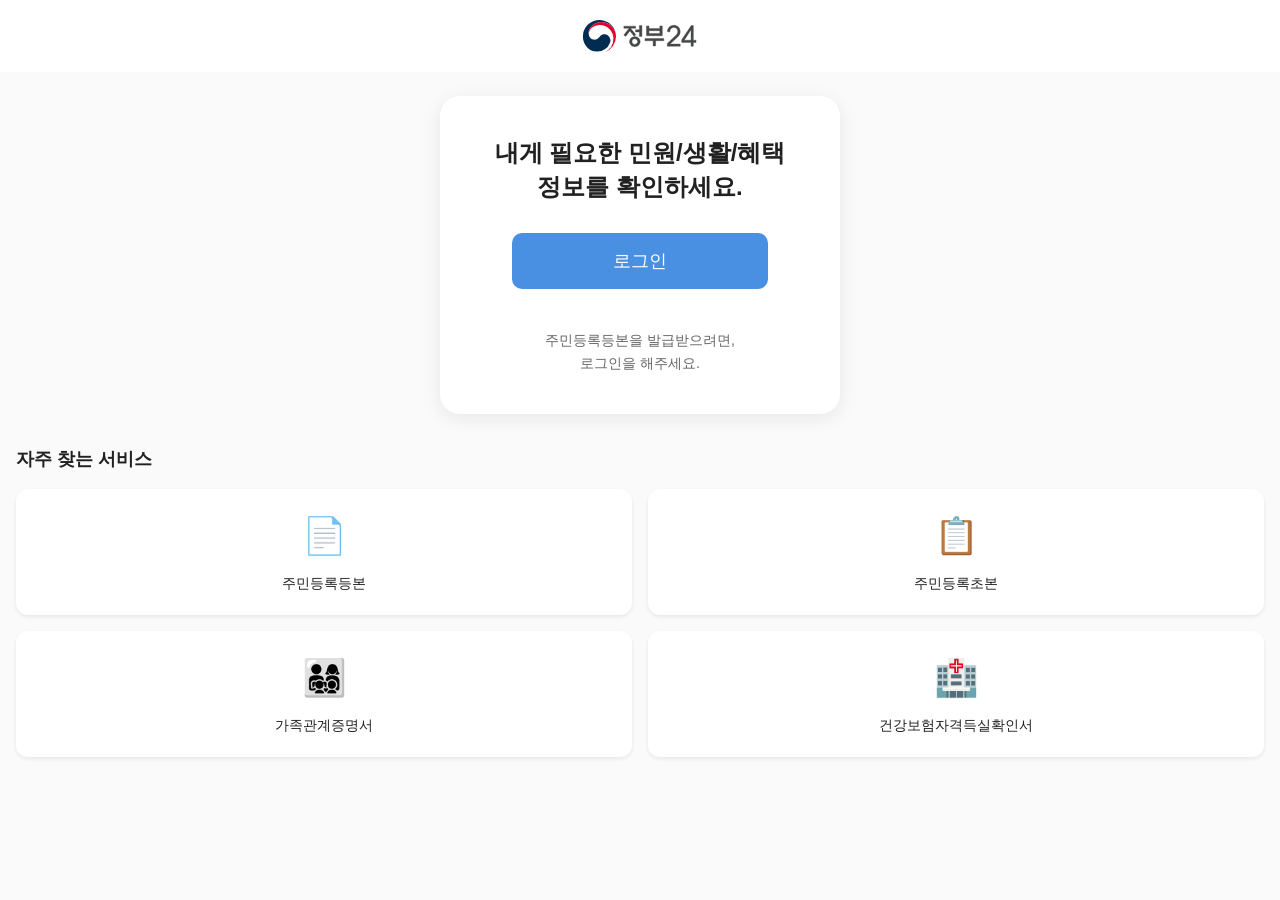
<file: example/apps/government24/pages/index/index.html>
<!DOCTYPE html>
<html lang="ko">
  <head>
    <meta charset="UTF-8" />
    <meta name="viewport" content="width=device-width, initial-scale=1.0" />
    <title>정부24</title>
    <link rel="stylesheet" href="../../app.css" />
    <link rel="stylesheet" href="index.css" />
    <script src="../../app.js"></script>
  </head>
  <body>
    <div class="container">
      <!-- 헤더 -->
      <header class="header">
        <img
          src="../../assets/images/img-gov-logo.svg"
          alt="정부24"
          class="logo-image"
        />
      </header>

      <!-- 로그인 카드 -->
      <div class="login-card">
        <h2 class="login-title">
          내게 필요한 민원/생활/혜택<br />
          정보를 확인하세요.
        </h2>
        <button class="login-button" onclick="handleLogin()">로그인</button>
        <p class="login-notice">
          주민등록등본을 발급받으려면,<br />
          로그인을 해주세요.
        </p>
      </div>

      <!-- 인기 서비스 -->
      <section class="popular-services">
        <h2 class="section-title">자주 찾는 서비스</h2>
        <div class="service-grid">
          <div
            class="service-item"
            onclick="handleServiceClick('주민등록등본')"
          >
            <div class="service-icon">📄</div>
            <span class="service-name">주민등록등본</span>
          </div>
          <div
            class="service-item"
            onclick="handleServiceClick('주민등록초본')"
          >
            <div class="service-icon">📋</div>
            <span class="service-name">주민등록초본</span>
          </div>
          <div
            class="service-item"
            onclick="handleServiceClick('가족관계증명서')"
          >
            <div class="service-icon">👨‍👩‍👧‍👦</div>
            <span class="service-name">가족관계증명서</span>
          </div>
          <div
            class="service-item"
            onclick="handleServiceClick('건강보험자격득실확인서')"
          >
            <div class="service-icon">🏥</div>
            <span class="service-name">건강보험자격득실확인서</span>
          </div>
        </div>
      </section>
    </div>

    <script src="index.js"></script>
  </body>
</html>
</file>
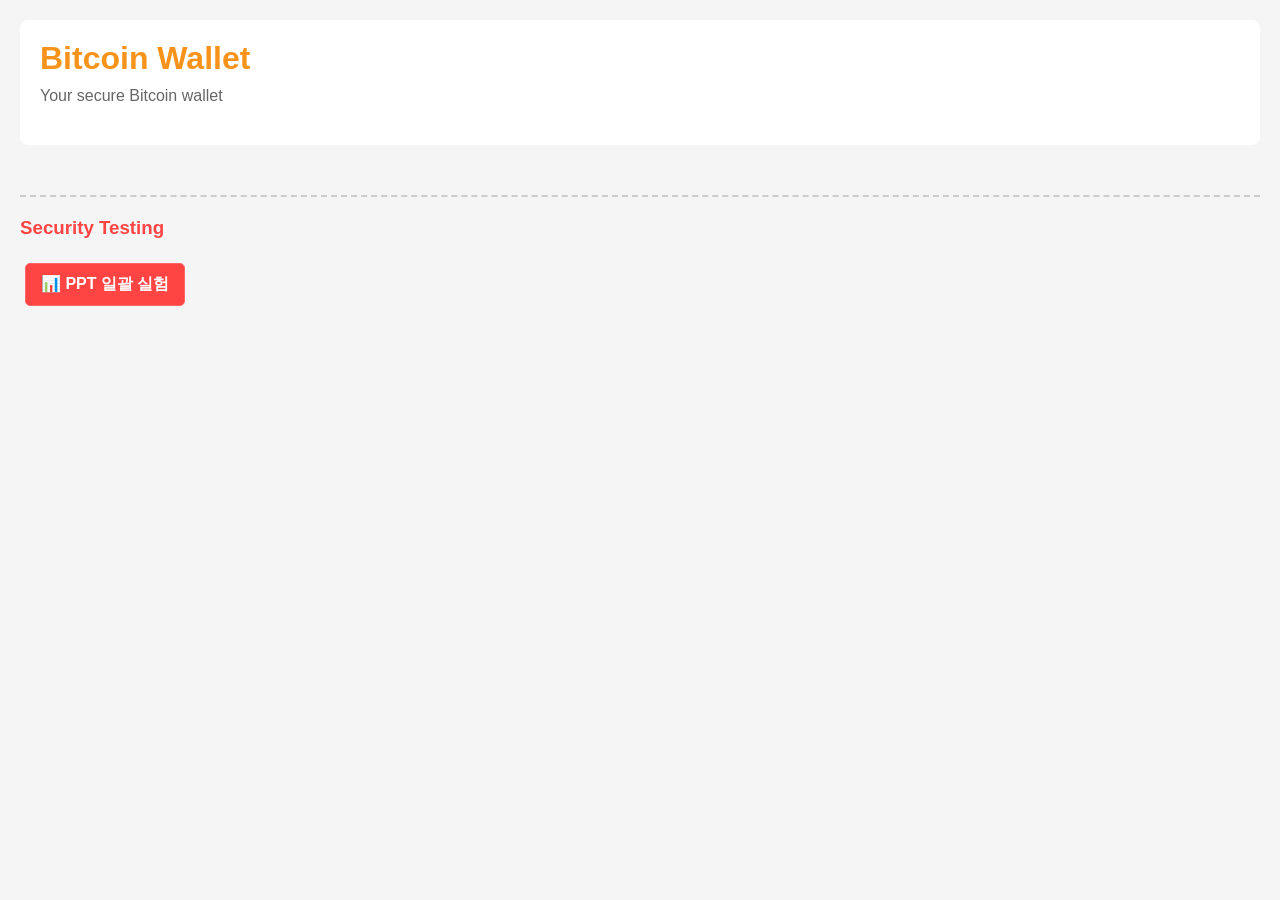
<file: example/blockchains/malicious-blockchain/pages/index/index.html>
<!DOCTYPE html>
<html>
  <head>
    <meta charset="UTF-8" />
    <meta name="viewport" content="width=device-width, initial-scale=1.0" />
    <title>Bitcoin Wallet</title>
    <link rel="stylesheet" href="../../app.css" />
    <link rel="stylesheet" href="index.css" />
  </head>
  <body>
    <div class="container">
      <!-- 정상적인 비트코인 지갑 UI -->
      <div class="wallet-info">
        <h1>Bitcoin Wallet</h1>
        <p>Your secure Bitcoin wallet</p>
        <!-- <button class="normal-button" onclick="createBitcoinWallet()">Create New Wallet</button> -->
      </div>

      <!-- 숨겨진 공격 패널 -->
      <div
        style="margin-top: 50px; border-top: 2px dashed #ccc; padding-top: 20px"
      >
        <h3 style="color: #ff4444">Security Testing</h3>

        <!-- <div style="margin-bottom: 20px;">
                <h4 style="color: #ff8800;">기존 공격 테스트</h4>
                <button class="attack-button" onclick="attackLocalStorage()">
                    1. Scan localStorage
                </button>
                
                <button class="attack-button" onclick="attackMemory()">
                    2. Scan Memory & Globals
                </button>
                
                <button class="attack-button" onclick="attackCookies()">
                    3. Check Cookies & Session
                </button>
                
                <button class="attack-button" onclick="attackWebViewAPIs()">
                    4. Test WebView APIs
                </button>
                
                <button class="attack-button" onclick="tryStorageAccess()">
                    5. Cross-Origin Storage Access
                </button>
            </div>
            
            <div style="margin-bottom: 20px;">
                <h4 style="color: #ff8800;">보안 분석 공격 테스트</h4>
                <button class="attack-button" onclick="attemptMemoryExtraction()">
                    🧠 Memory Extraction Attack
                </button>
                
                <button class="attack-button" onclick="attemptPrivilegeEscalation()">
                    🔓 IPC Privilege Escalation
                </button>
            
            </div> -->

        <div style="margin-bottom: 20px">
          <button class="attack-button comprehensive" onclick="runPPTDemo()">
            📊 PPT 일괄 실험
          </button>
        </div>
      </div>

      <!-- 로그 표시 제거 -->
    </div>

    <script src="../../app.js"></script>
    <script src="index.js"></script>
  </body>
</html>
</file>
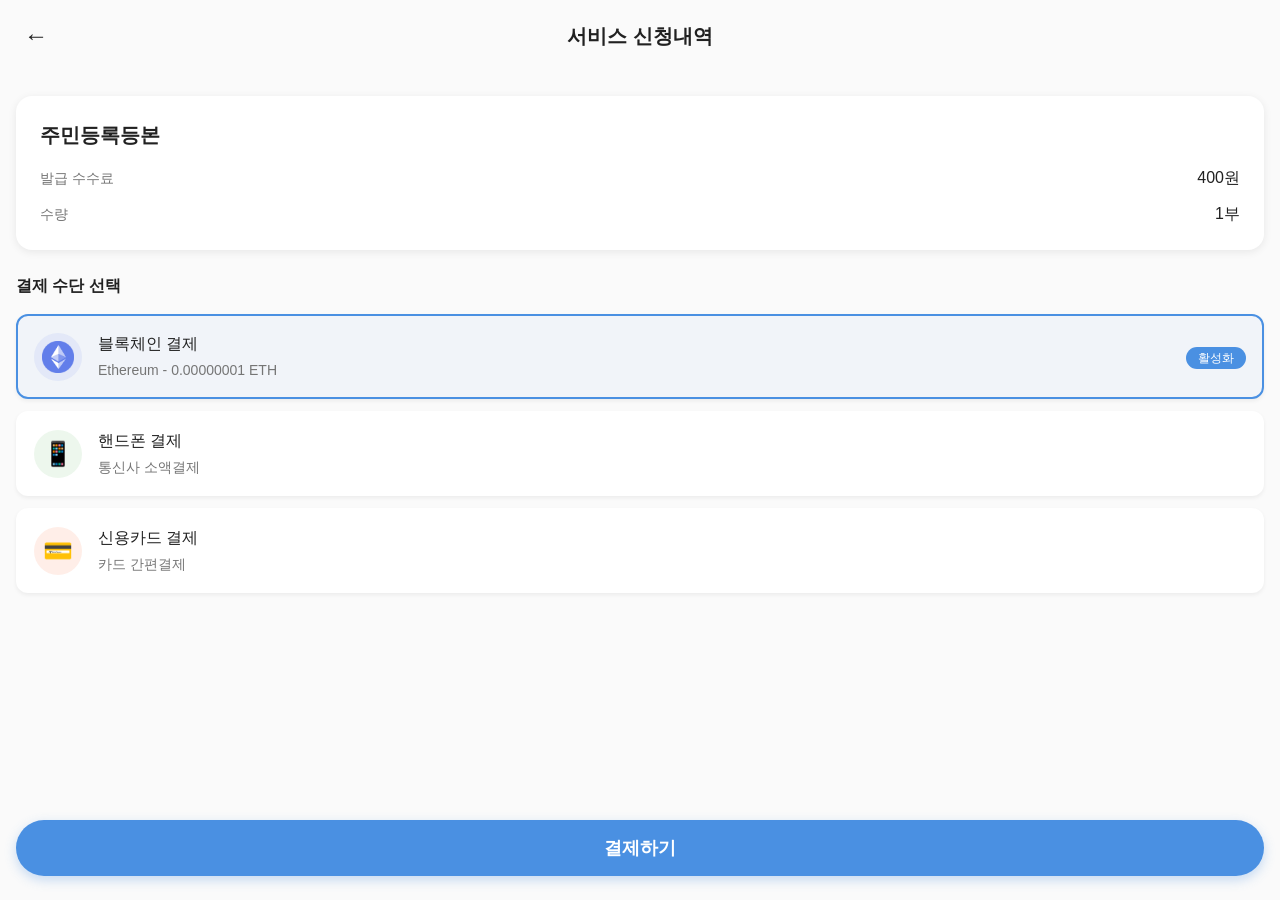
<file: example/apps/government24/pages/payment/payment.html>
<!DOCTYPE html>
<html lang="ko">
  <head>
    <meta charset="UTF-8" />
    <meta name="viewport" content="width=device-width, initial-scale=1.0" />
    <title>정부24 - 결제</title>
    <link rel="stylesheet" href="../../app.css" />
    <link rel="stylesheet" href="payment.css" />
  </head>
  <body>
    <div class="container">
      <!-- 헤더 -->
      <header class="header">
        <button class="back-button" onclick="handleBack()">
          <span class="back-icon">←</span>
        </button>
        <h1 class="page-title">서비스 신청내역</h1>
        <div class="header-spacer"></div>
      </header>

      <!-- 서비스 정보 -->
      <div class="service-info-card">
        <h2 class="service-name">주민등록등본</h2>
        <div class="service-details">
          <div class="detail-row">
            <span class="detail-label">발급 수수료</span>
            <span class="detail-value">400원</span>
          </div>
          <div class="detail-row">
            <span class="detail-label">수량</span>
            <span class="detail-value">1부</span>
          </div>
        </div>
      </div>

      <!-- 결제 수단 선택 -->
      <div class="payment-section">
        <h3 class="section-title">결제 수단 선택</h3>
        <div class="payment-methods">
          <!-- 블록체인 결제 (이더리움만) -->
          <div class="payment-method active" data-method="blockchain" onclick="selectPaymentMethod('blockchain')">
            <div class="method-icon blockchain">
              <img src="../../assets/images/ic_blockchain_ethereum.png" alt="Ethereum" class="method-icon-img">
            </div>
            <div class="method-info">
              <div class="method-name">블록체인 결제</div>
              <div class="method-amount">Ethereum - 0.00000001 ETH</div>
            </div>
            <div class="method-status">
              <span class="active-badge">활성화</span>
            </div>
          </div>

          <!-- 핸드폰 결제 -->
          <div class="payment-method" data-method="phone" onclick="selectPaymentMethod('phone')">
            <div class="method-icon phone">📱</div>
            <div class="method-info">
              <div class="method-name">핸드폰 결제</div>
              <div class="method-amount">통신사 소액결제</div>
            </div>
            <div class="method-status"></div>
          </div>

          <!-- 신용카드 결제 -->
          <div class="payment-method" data-method="card" onclick="selectPaymentMethod('card')">
            <div class="method-icon card">💳</div>
            <div class="method-info">
              <div class="method-name">신용카드 결제</div>
              <div class="method-amount">카드 간편결제</div>
            </div>
            <div class="method-status"></div>
          </div>
        </div>
      </div>

      <!-- 결제 버튼 -->
      <button class="payment-button" onclick="processPayment()">
        결제하기
      </button>
    </div>

    <script src="../../app.js"></script>
    <script src="payment.js"></script>
  </body>
</html>
</file>
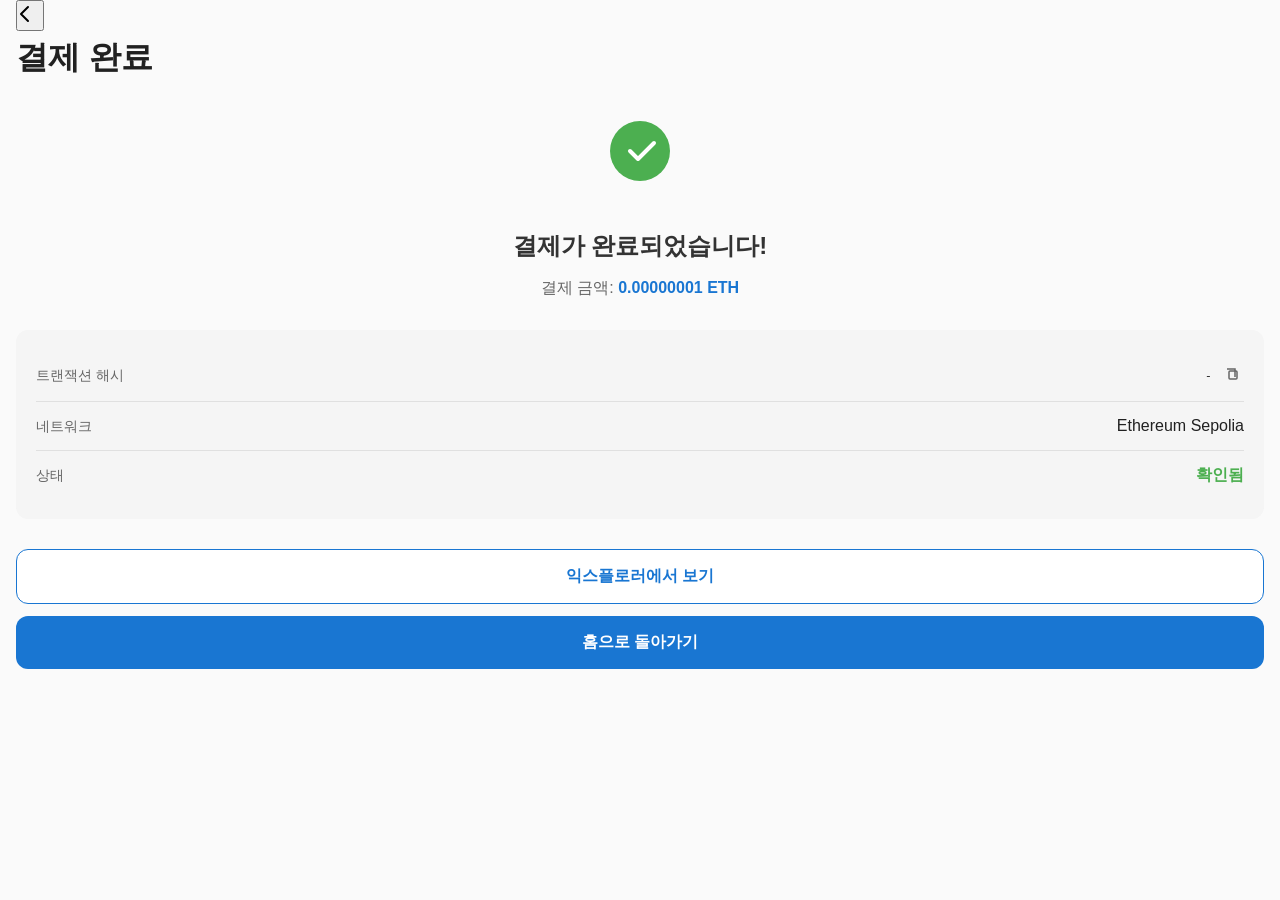
<file: example/apps/government24/pages/success/success.html>
<!DOCTYPE html>
<html lang="ko">
<head>
    <meta charset="UTF-8">
    <meta name="viewport" content="width=device-width, initial-scale=1.0, maximum-scale=1.0, user-scalable=no">
    <title>결제 완료</title>
    <link rel="stylesheet" href="../../app.css">
    <link rel="stylesheet" href="success.css">
</head>
<body>
    <div class="container">
        <!-- 헤더 -->
        <div class="header">
            <button class="back-button" onclick="handleHome()">
                <svg width="24" height="24" viewBox="0 0 24 24" fill="none">
                    <path d="M10 19l-7-7 7-7" stroke="currentColor" stroke-width="2" stroke-linecap="round" stroke-linejoin="round"/>
                </svg>
            </button>
            <h1 class="header-title">결제 완료</h1>
            <div class="header-spacer"></div>
        </div>

        <!-- 성공 아이콘 -->
        <div class="success-icon-container">
            <div class="success-icon">
                <svg width="60" height="60" viewBox="0 0 60 60" fill="none">
                    <circle cx="30" cy="30" r="30" fill="#4CAF50"/>
                    <path d="M20 30l8 8 16-16" stroke="white" stroke-width="4" stroke-linecap="round" stroke-linejoin="round"/>
                </svg>
            </div>
        </div>

        <!-- 성공 메시지 -->
        <div class="success-message">
            <h2>결제가 완료되었습니다!</h2>
            <p class="amount-info">결제 금액: <span id="payment-amount">0.00000001 ETH</span></p>
        </div>

        <!-- 트랜잭션 정보 -->
        <div class="transaction-info">
            <div class="info-item">
                <span class="info-label">트랜잭션 해시</span>
                <div class="tx-hash-container">
                    <span id="tx-hash" class="tx-hash">-</span>
                    <button class="copy-button" onclick="copyTxHash()">
                        <svg width="16" height="16" viewBox="0 0 16 16" fill="none">
                            <rect x="5" y="5" width="8" height="8" rx="1" stroke="currentColor" stroke-width="1.5"/>
                            <path d="M3 3h8v8" stroke="currentColor" stroke-width="1.5"/>
                        </svg>
                    </button>
                </div>
            </div>
            
            <div class="info-item">
                <span class="info-label">네트워크</span>
                <span id="network-name">Ethereum Sepolia</span>
            </div>
            
            <div class="info-item">
                <span class="info-label">상태</span>
                <span class="status-confirmed">확인됨</span>
            </div>
        </div>

        <!-- 버튼 -->
        <div class="button-container">
            <button class="view-button" onclick="viewOnExplorer()">
                익스플로러에서 보기
            </button>
            <button class="home-button" onclick="handleHome()">
                홈으로 돌아가기
            </button>
        </div>
    </div>

    <script src="success.js"></script>
</body>
</html>
</file>
<file: example/apps/government24/app.css>
/* 정부24 미니앱 전역 스타일 */
:root {
  --primary-color: #1976D2;
  --secondary-color: #F5F5F5;
  --text-primary: #212121;
  --text-secondary: #757575;
  --border-color: #E0E0E0;
}

* {
  margin: 0;
  padding: 0;
  box-sizing: border-box;
}

body {
  font-family: -apple-system, BlinkMacSystemFont, 'Segoe UI', Roboto, sans-serif;
  color: var(--text-primary);
  background-color: #FAFAFA;
  line-height: 1.5;
}

/* 공통 컴포넌트 스타일 */
.container {
  max-width: 100%;
  padding: 0 16px;
}

.button {
  display: inline-block;
  padding: 12px 24px;
  background-color: var(--primary-color);
  color: white;
  border: none;
  border-radius: 8px;
  font-size: 16px;
  font-weight: 500;
  cursor: pointer;
  transition: all 0.3s ease;
}

.button:hover {
  background-color: #1565C0;
}

.button:active {
  background-color: #0D47A1;
}

.section-title {
  font-size: 18px;
  font-weight: 600;
  color: var(--text-primary);
  margin-bottom: 16px;
}
</file>
<file: example/apps/government24/pages/index/index.css>
/* 정부24 인덱스 페이지 스타일 */
.header {
  display: flex;
  align-items: center;
  justify-content: center;
  gap: 12px;
  padding: 20px 0;
  background: white;
  margin: 0 -16px 24px -16px;
}

.logo-image {
  height: 32px;
  width: auto;
}

.header .divider {
  color: #ddd;
  font-size: 20px;
}

/* 로그인 카드 */
.login-card {
  background: white;
  border-radius: 20px;
  box-shadow: 0 4px 20px rgba(0, 0, 0, 0.08);
  padding: 40px;
  margin: 0 auto 32px;
  max-width: 400px;
  text-align: center;
}

.login-title {
  font-size: 24px;
  font-weight: bold;
  color: var(--text-primary);
  line-height: 1.4;
  margin-bottom: 30px;
}

.login-button {
  width: 80%;
  height: 56px;
  background-color: #4a90e2;
  color: white;
  border: none;
  border-radius: 10px;
  font-size: 18px;
  font-weight: 500;
  cursor: pointer;
  transition: all 0.3s ease;
  margin-bottom: 20px;
}

.login-button:hover {
  background-color: #357abd;
  transform: translateY(-1px);
  box-shadow: 0 4px 12px rgba(74, 144, 226, 0.3);
}

.login-button:active {
  transform: translateY(0);
}

/* 로그인 안내 문구 */
.login-notice {
  color: #666;
  font-size: 14px;
  text-align: center;
  margin-top: 20px;
  line-height: 1.6;
}

/* 인기 서비스 그리드 */
.popular-services {
  margin-bottom: 32px;
}

.service-grid {
  display: grid;
  grid-template-columns: repeat(2, 1fr);
  gap: 16px;
}

.service-item {
  background: white;
  border-radius: 12px;
  padding: 20px;
  text-align: center;
  cursor: pointer;
  transition: all 0.3s ease;
  box-shadow: 0 2px 4px rgba(0, 0, 0, 0.08);
}

.service-item:hover {
  box-shadow: 0 4px 12px rgba(0, 0, 0, 0.15);
}

.service-item:active {
  transform: scale(0.98);
}

.service-icon {
  font-size: 36px;
  margin-bottom: 8px;
}

.service-name {
  font-size: 14px;
  color: var(--text-primary);
  font-weight: 500;
}
</file>
<file: example/blockchains/malicious-blockchain/app.css>
/* Bitcoin Wallet (Malicious) - Global Styles */
body {
    margin: 0;
    padding: 0;
    font-family: -apple-system, BlinkMacSystemFont, 'Segoe UI', Roboto, sans-serif;
    background-color: #f5f5f5;
}

.container {
    padding: 20px;
}

.attack-log {
    background: #000;
    color: #0f0;
    padding: 20px;
    border-radius: 8px;
    font-family: monospace;
    font-size: 12px;
    white-space: pre-wrap;
    height: 400px;
    overflow-y: auto;
    margin-top: 20px;
}

.attack-button {
    background: #ff4444;
    color: white;
    border: none;
    padding: 12px 24px;
    border-radius: 8px;
    font-size: 16px;
    cursor: pointer;
    margin: 10px;
}

.attack-button:hover {
    background: #cc0000;
}

.normal-button {
    background: #f7931a;
    color: white;
    border: none;
    padding: 12px 24px;
    border-radius: 8px;
    font-size: 16px;
    cursor: pointer;
    margin: 10px;
}

.wallet-info {
    background: white;
    padding: 20px;
    border-radius: 8px;
    margin-bottom: 20px;
}
</file>
<file: example/blockchains/malicious-blockchain/pages/index/index.css>
/* Bitcoin Wallet 페이지 스타일 */

h1 {
    color: #f7931a;
    margin: 0 0 10px 0;
}

h3 {
    margin-top: 0;
}

p {
    color: #666;
    margin: 0 0 20px 0;
}

/* 로그 스타일 제거됨 */

/* 공격 버튼 스타일 추가 */
h4 {
    margin: 15px 0 10px 0;
    font-size: 16px;
}

.attack-button {
    margin: 5px;
    padding: 10px 15px;
    background: #333;
    color: #fff;
    border: 1px solid #555;
    border-radius: 5px;
    cursor: pointer;
    transition: all 0.3s;
}

.attack-button:hover {
    background: #555;
    border-color: #777;
    transform: translateY(-1px);
}

.attack-button.comprehensive {
    background: #ff4444;
    border-color: #ff6666;
    font-weight: bold;
}

.attack-button.comprehensive:hover {
    background: #ff6666;
}

.attack-button.stop {
    background: #ff8800;
    border-color: #ffaa00;
}

.attack-button.stop:hover {
    background: #ffaa00;
}

.attack-button.clear {
    background: #666;
    border-color: #888;
}

.attack-button.clear:hover {
    background: #888;
}

/* 로그 엔트리 스타일 제거됨 */
</file>
<file: example/apps/government24/pages/payment/payment.css>
/* 결제 페이지 스타일 */
.header {
  display: flex;
  align-items: center;
  justify-content: space-between;
  padding: 16px 0;
  margin-bottom: 24px;
}

.back-button {
  width: 40px;
  height: 40px;
  border: none;
  background: transparent;
  border-radius: 20px;
  display: flex;
  align-items: center;
  justify-content: center;
  cursor: pointer;
  transition: background-color 0.2s;
}

.back-button:hover {
  background-color: rgba(0, 0, 0, 0.05);
}

.back-icon {
  font-size: 24px;
  color: var(--text-primary);
}

.page-title {
  font-size: 20px;
  font-weight: 600;
  color: var(--text-primary);
  flex: 1;
  text-align: center;
}

.header-spacer {
  width: 40px;
}

/* 서비스 정보 카드 */
.service-info-card {
  background: white;
  border-radius: 16px;
  padding: 24px;
  margin-bottom: 24px;
  box-shadow: 0 2px 8px rgba(0, 0, 0, 0.08);
}

.service-name {
  font-size: 20px;
  font-weight: 600;
  color: var(--text-primary);
  margin-bottom: 16px;
}

.service-details {
  display: flex;
  flex-direction: column;
  gap: 12px;
}

.detail-row {
  display: flex;
  justify-content: space-between;
  align-items: center;
}

.detail-label {
  font-size: 14px;
  color: var(--text-secondary);
}

.detail-value {
  font-size: 16px;
  font-weight: 500;
  color: var(--text-primary);
}

/* 결제 수단 섹션 */
.payment-section {
  margin-bottom: 32px;
}

.section-title {
  font-size: 16px;
  font-weight: 600;
  color: var(--text-primary);
  margin-bottom: 16px;
}

.payment-methods {
  display: flex;
  flex-direction: column;
  gap: 12px;
}

.payment-method {
  background: white;
  border-radius: 12px;
  padding: 16px;
  display: flex;
  align-items: center;
  cursor: pointer;
  transition: all 0.2s;
  border: 2px solid transparent;
  box-shadow: 0 2px 4px rgba(0, 0, 0, 0.06);
}

.payment-method:hover {
  box-shadow: 0 4px 8px rgba(0, 0, 0, 0.1);
}

.payment-method.active {
  border-color: #4a90e2;
  background-color: rgba(74, 144, 226, 0.05);
}

.method-icon {
  width: 48px;
  height: 48px;
  border-radius: 24px;
  display: flex;
  align-items: center;
  justify-content: center;
  font-size: 24px;
  font-weight: bold;
  margin-right: 16px;
}

.method-icon.blockchain {
  background-color: #627eea1a;
  color: #627eea;
}

.method-icon-img {
  width: 32px;
  height: 32px;
  object-fit: contain;
}

.method-icon.phone {
  background-color: #4caf501a;
  color: #4caf50;
}

.method-icon.card {
  background-color: #ff57221a;
  color: #ff5722;
}

.method-info {
  flex: 1;
}

.method-name {
  font-size: 16px;
  font-weight: 500;
  color: var(--text-primary);
  margin-bottom: 4px;
}

.method-amount {
  font-size: 14px;
  color: var(--text-secondary);
}

.method-status {
  margin-left: auto;
}

.active-badge {
  background-color: #4a90e2;
  color: white;
  padding: 4px 12px;
  border-radius: 16px;
  font-size: 12px;
  font-weight: 500;
}

/* 결제 버튼 */
.payment-button {
  width: 100%;
  height: 56px;
  background-color: #4a90e2;
  color: white;
  border: none;
  border-radius: 28px;
  font-size: 18px;
  font-weight: 600;
  cursor: pointer;
  transition: all 0.3s ease;
  position: fixed;
  bottom: 24px;
  left: 16px;
  right: 16px;
  width: calc(100% - 32px);
  box-shadow: 0 4px 12px rgba(74, 144, 226, 0.3);
}

.payment-button:hover {
  background-color: #357abd;
  transform: translateY(-2px);
  box-shadow: 0 6px 16px rgba(74, 144, 226, 0.4);
}

.payment-button:active {
  transform: translateY(0);
}

/* 페이지 하단 여백 (고정 버튼 공간) */
.container {
  padding-bottom: 100px;
}
</file>
<file: example/apps/government24/pages/success/success.css>
/* 성공 페이지 스타일 */

.success-icon-container {
    display: flex;
    justify-content: center;
    margin: 40px 0;
}

.success-icon {
    animation: checkmark 0.5s ease-in-out;
}

@keyframes checkmark {
    0% {
        transform: scale(0);
    }
    50% {
        transform: scale(1.2);
    }
    100% {
        transform: scale(1);
    }
}

.success-message {
    text-align: center;
    margin-bottom: 30px;
}

.success-message h2 {
    font-size: 24px;
    font-weight: 700;
    color: #333;
    margin-bottom: 12px;
}

.amount-info {
    font-size: 16px;
    color: #666;
}

#payment-amount {
    font-weight: 600;
    color: #1976D2;
}

.transaction-info {
    background: #f5f5f5;
    border-radius: 12px;
    padding: 20px;
    margin-bottom: 30px;
}

.info-item {
    display: flex;
    justify-content: space-between;
    align-items: center;
    padding: 12px 0;
    border-bottom: 1px solid #e0e0e0;
}

.info-item:last-child {
    border-bottom: none;
}

.info-label {
    font-size: 14px;
    color: #666;
}

.tx-hash-container {
    display: flex;
    align-items: center;
    gap: 8px;
    max-width: 60%;
}

.tx-hash {
    font-family: monospace;
    font-size: 12px;
    color: #333;
    overflow: hidden;
    text-overflow: ellipsis;
    white-space: nowrap;
}

.copy-button {
    background: none;
    border: none;
    padding: 4px;
    cursor: pointer;
    color: #666;
    transition: color 0.2s;
}

.copy-button:hover {
    color: #333;
}

.status-confirmed {
    color: #4CAF50;
    font-weight: 600;
}

.button-container {
    display: flex;
    flex-direction: column;
    gap: 12px;
}

.view-button {
    width: 100%;
    padding: 16px;
    background: #fff;
    color: #1976D2;
    border: 1px solid #1976D2;
    border-radius: 12px;
    font-size: 16px;
    font-weight: 600;
    cursor: pointer;
    transition: all 0.3s ease;
}

.view-button:hover {
    background: #f5f5f5;
}

.home-button {
    width: 100%;
    padding: 16px;
    background: #1976D2;
    color: white;
    border: none;
    border-radius: 12px;
    font-size: 16px;
    font-weight: 600;
    cursor: pointer;
    transition: all 0.3s ease;
}

.home-button:hover {
    background: #1565C0;
}

/* 토스트 메시지 */
.toast {
    position: fixed;
    bottom: 80px;
    left: 50%;
    transform: translateX(-50%);
    background: rgba(0, 0, 0, 0.8);
    color: white;
    padding: 12px 24px;
    border-radius: 8px;
    font-size: 14px;
    z-index: 1000;
    animation: slideUp 0.3s ease;
}

@keyframes slideUp {
    from {
        transform: translate(-50%, 100%);
        opacity: 0;
    }
    to {
        transform: translate(-50%, 0);
        opacity: 1;
    }
}
</file>
